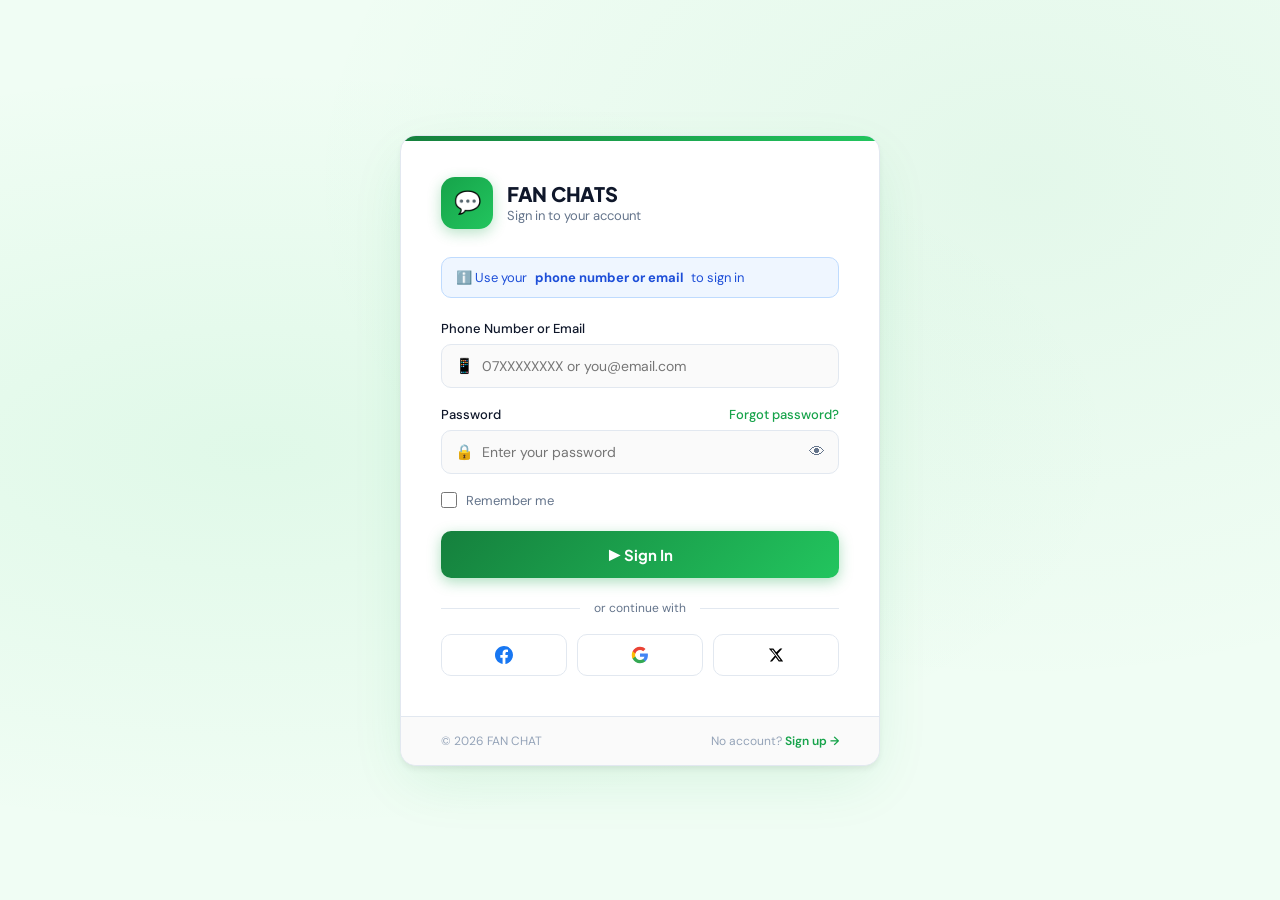
<file: index.html>
<!DOCTYPE html>
<html lang="en">
<head>
<meta charset="UTF-8">
<meta name="viewport" content="width=device-width, initial-scale=1.0">
<title>FanChat — Connect & Mingle</title>
<link href="https://fonts.googleapis.com/css2?family=Plus+Jakarta+Sans:wght@400;500;600;700;800&family=DM+Sans:wght@300;400;500&display=swap" rel="stylesheet">
<link rel="stylesheet" href="styles.css">
</head>
<body>

<!-- ═══════════ SIGN IN PAGE ═══════════ -->
<div class="auth-wrap active" id="page-signin">
  <div class="auth-inner">
    <div class="card">
      <div class="card-top-bar"></div>
      <div class="card-body">
        <div class="brand">
          <div class="brand-icon">💬</div>
          <div class="brand-text">
            <h1>FAN CHATS</h1>
            <p>Sign in to your account</p>
          </div>
        </div>

        <div class="info-banner">ℹ️ Use your <strong>phone number or email</strong> to sign in</div>
        <div id="signin-error" class="status-banner"></div>

        <div class="field">
          <label>Phone Number or Email</label>
          <div class="input-wrap">
            <span class="icon">📱</span>
            <input type="text" id="signin-identifier" placeholder="07XXXXXXXX or you@email.com">
          </div>
        </div>

        <div class="field">
          <div class="field-row">
            <label>Password</label>
            <a href="#" class="forgot">Forgot password?</a>
          </div>
          <div class="input-wrap">
            <span class="icon">🔒</span>
            <input type="password" id="signin-password" placeholder="Enter your password">
            <button class="eye-btn" onclick="togglePwd('signin-password',this)">👁</button>
          </div>
        </div>

        <div class="checkbox-wrap">
          <input type="checkbox" id="remember-me">
          <span>Remember me</span>
        </div>

        <button class="btn-primary" onclick="handleSignIn()">▶ Sign In</button>

        <div class="divider">or continue with</div>
        <div class="social-row">
          <button class="social-btn" title="Facebook">
            <svg width="18" height="18" viewBox="0 0 24 24" fill="#1877f2"><path d="M24 12.073c0-6.627-5.373-12-12-12s-12 5.373-12 12c0 5.99 4.388 10.954 10.125 11.854v-8.385H7.078v-3.47h3.047V9.43c0-3.007 1.792-4.669 4.533-4.669 1.312 0 2.686.235 2.686.235v2.953H15.83c-1.491 0-1.956.925-1.956 1.874v2.25h3.328l-.532 3.47h-2.796v8.385C19.612 23.027 24 18.062 24 12.073z"/></svg>
          </button>
          <button class="social-btn" title="Google">
            <svg width="18" height="18" viewBox="0 0 24 24"><path d="M22.56 12.25c0-.78-.07-1.53-.2-2.25H12v4.26h5.92c-.26 1.37-1.04 2.53-2.21 3.31v2.77h3.57c2.08-1.92 3.28-4.74 3.28-8.09z" fill="#4285F4"/><path d="M12 23c2.97 0 5.46-.98 7.28-2.66l-3.57-2.77c-.98.66-2.23 1.06-3.71 1.06-2.86 0-5.29-1.93-6.16-4.53H2.18v2.84C3.99 20.53 7.7 23 12 23z" fill="#34A853"/><path d="M5.84 14.09c-.22-.66-.35-1.36-.35-2.09s.13-1.43.35-2.09V7.07H2.18C1.43 8.55 1 10.22 1 12s.43 3.45 1.18 4.93l3.66-2.84z" fill="#FBBC05"/><path d="M12 5.38c1.62 0 3.06.56 4.21 1.64l3.15-3.15C17.45 2.09 14.97 1 12 1 7.7 1 3.99 3.47 2.18 7.07l3.66 2.84c.87-2.6 3.3-4.53 6.16-4.53z" fill="#EA4335"/></svg>
          </button>
          <button class="social-btn" title="X">
            <svg width="16" height="16" viewBox="0 0 24 24" fill="#000"><path d="M18.244 2.25h3.308l-7.227 8.26 8.502 11.24H16.17l-4.714-6.231-5.401 6.231H2.744l7.73-8.835L1.254 2.25H8.08l4.253 5.622zm-1.161 17.52h1.833L7.084 4.126H5.117z"/></svg>
          </button>
        </div>
      </div>
      <div class="card-footer">
        <span>© 2026 FAN CHAT</span>
        <span class="footer-link">No account? <a href="#" onclick="showPage('page-signup')">Sign up →</a></span>
      </div>
    </div>
  </div>
</div>

<!-- ═══════════ SIGN UP PAGE ═══════════ -->
<div class="auth-wrap" id="page-signup">
  <div class="auth-inner">
    <div class="card">
      <div class="card-top-bar"></div>
      <div class="card-body">
        <div class="brand">
          <div class="brand-icon">💬</div>
          <div class="brand-text">
            <h1>FAN CHAT</h1>
            <p>Create your account</p>
          </div>
        </div>

        <div class="signup-progress">
          <div class="step-dot active" id="dot-1"></div>
          <div class="step-dot" id="dot-2"></div>
          <div class="step-dot" id="dot-3"></div>
        </div>

        <!-- STEP 1: Basic Info -->
        <div class="step active" id="step-1">
          <div class="step-title">Create Account</div>
          <div class="step-sub">Enter your details to get started</div>
          <div id="signup-error" class="status-banner"></div>

          <div class="two-col">
            <div class="field">
              <label>First Name</label>
              <div class="input-wrap">
                <span class="icon">👤</span>
                <input type="text" id="first-name" placeholder="John">
              </div>
            </div>
            <div class="field">
              <label>Last Name</label>
              <div class="input-wrap">
                <span class="icon">👤</span>
                <input type="text" id="last-name" placeholder="Doe">
              </div>
            </div>
          </div>

          <div class="field">
            <label>Phone Number or Email</label>
            <div class="input-wrap">
              <span class="icon">📱</span>
              <input type="text" id="signup-identifier" placeholder="07XXXXXXXX or you@email.com">
            </div>
          </div>

          <div class="field">
            <label>Password</label>
            <div class="input-wrap">
              <span class="icon">🔒</span>
              <input type="password" id="signup-password" placeholder="Create a strong password">
              <button class="eye-btn" onclick="togglePwd('signup-password',this)">👁</button>
            </div>
          </div>

          <div class="field">
            <label>Confirm Password</label>
            <div class="input-wrap">
              <span class="icon">🔒</span>
              <input type="password" id="signup-confirm-password" placeholder="Re-enter your password" oninput="checkSignupPwdMatch()">
              <button class="eye-btn" onclick="togglePwd('signup-confirm-password',this)">👁</button>
            </div>
            <div class="pwd-mismatch-msg" id="signup-pwd-mismatch">⚠️ Passwords do not match. Please try again.</div>
          </div>

          <button class="btn-primary" onclick="goToStep(2)" style="margin-bottom:12px">Continue →</button>
          <button class="btn-secondary" onclick="showPage('page-signin')">Already have an account? Sign In</button>
        </div>

        <!-- STEP 2: Choose Membership -->
        <div class="step" id="step-2">
          <div class="step-title">Choose Membership</div>
          <div class="step-sub">Select the plan that works best for you</div>

          <div class="plans">
            <div class="plan-card bronze" onclick="selectPlan(this,'bronze','KES 299',299)">
              <div class="plan-header">
                <div class="plan-name-wrap">
                  <span class="plan-icon">🥉</span>
                  <span class="plan-name">Bronze</span>
                  <span class="plan-badge">Starter</span>
                </div>
                <div class="plan-check" id="check-bronze"></div>
              </div>
              <div class="plan-price">KES 299 <span>/ month</span></div>
              <ul class="plan-features">
                <li>Access to 10 client profiles</li>
                <li>Basic chat features</li>
                <li>Standard response speed</li>
                <li>Community support</li>
              </ul>
            </div>

            <div class="plan-card silver" onclick="selectPlan(this,'silver','KES 599',599)">
              <div class="plan-header">
                <div class="plan-name-wrap">
                  <span class="plan-icon">🥈</span>
                  <span class="plan-name">Silver</span>
                  <span class="plan-badge">Popular</span>
                </div>
                <div class="plan-check" id="check-silver"></div>
              </div>
              <div class="plan-price">KES 599 <span>/ month</span></div>
              <ul class="plan-features">
                <li>Access to 23 client profiles</li>
                <li>All Bronze features</li>
                <li>Faster response speed</li>
                <li>Priority email support</li>
              </ul>
            </div>

            <div class="plan-card gold" onclick="selectPlan(this,'gold','KES 999',999)">
              <div class="popular-tag">⭐ BEST VALUE</div>
              <div class="plan-header">
                <div class="plan-name-wrap">
                  <span class="plan-icon">🥇</span>
                  <span class="plan-name">Gold</span>
                  <span class="plan-badge">Premium</span>
                </div>
                <div class="plan-check" id="check-gold"></div>
              </div>
              <div class="plan-price">KES 999 <span>/ month</span></div>
              <ul class="plan-features">
                <li>Access to 30+ client profiles</li>
                <li>All Silver features</li>
                <li>Unlimited messages</li>
                <li>24/7 dedicated support</li>
                <li>Exclusive content & events</li>
              </ul>
            </div>
          </div>

          <button class="btn-primary" id="continue-plan-btn" onclick="goToStep(3)" style="margin-bottom:12px" disabled>Proceed to Payment →</button>
          <button class="btn-secondary" onclick="goToStep(1)">← Back</button>
        </div>

        <!-- STEP 3: Payment -->
        <div class="step" id="step-3">
          <div class="step-title">Choose Payment Method</div>
          <div class="step-sub">Select how you'd like to complete your payment</div>

          <div class="selected-plan-summary">
            <div>
              <div class="label">Selected Plan</div>
              <div class="value" id="summary-plan">—</div>
            </div>
            <div style="text-align:right">
              <div class="label">Monthly Fee</div>
              <div class="price-val" id="summary-price">—</div>
            </div>
          </div>

          <div class="payment-toggle">
            <button class="toggle-btn active" id="toggle-mpesa" onclick="switchPayment('mpesa')">📱 M-Pesa</button>
            <button class="toggle-btn" id="toggle-paypal" onclick="switchPayment('paypal')">🅿️ PayPal</button>
          </div>

          <!-- M-Pesa Panel -->
          <div id="panel-mpesa">
            <div class="mpesa-banner">
              <div class="mpesa-logo">M-PESA</div>
              <div><h3>Lipa Na M-Pesa</h3><p>Secure STK push to your phone</p></div>
            </div>
            <div id="mpesa-error" class="status-banner"></div>
            <div class="field">
              <label>M-Pesa Phone Number</label>
              <div class="input-wrap">
                <span class="icon">📲</span>
                <input type="tel" id="mpesa-number" placeholder="07XXXXXXXX or 2547XXXXXXXX" oninput="formatMpesa(this)" maxlength="13">
              </div>
            </div>
            <button class="btn-primary" id="pay-btn" onclick="initiatePayment()">💚 Send STK Push</button>
          </div>

          <!-- PayPal Panel -->
          <div id="panel-paypal" style="display:none">
            <div class="paypal-banner">
              <div class="paypal-logo">PayPal</div>
              <div><h3>Pay via PayPal</h3><p>Send payment to our PayPal account</p></div>
            </div>
            <div id="paypal-error" class="status-banner"></div>
            <div class="paypal-info-box">
              <div class="paypal-info-row">
                <span class="paypal-info-label">Send Payment To</span>
                <span class="paypal-info-value">brianmurimimuriuki@gmail.com</span>
              </div>
              <div class="paypal-info-row">
                <span class="paypal-info-label">Amount</span>
                <span class="paypal-info-value paypal-amount" id="paypal-amount-display">—</span>
              </div>
              <div class="paypal-info-row">
                <span class="paypal-info-label">Note / Reference</span>
                <span class="paypal-info-value">Your registered email</span>
              </div>
            </div>
            <div class="paypal-steps">
              <div class="pp-step"><span class="pp-num">1</span> Open your PayPal app or website</div>
              <div class="pp-step"><span class="pp-num">2</span> Send the exact amount shown above</div>
              <div class="pp-step"><span class="pp-num">3</span> Enter your email as the note/reference</div>
              <div class="pp-step"><span class="pp-num">4</span> Click <strong>"Confirm PayPal Payment"</strong> below</div>
            </div>
            <button class="btn-paypal" id="paypal-confirm-btn" onclick="confirmPaypal()">🅿️ Confirm PayPal Payment</button>
          </div>

          <button class="btn-secondary" style="margin-top:12px" onclick="goToStep(2)">← Back</button>
        </div>

      </div>
      <div class="card-footer">
        <span>© 2026 FAN CHAT</span>
        <span class="footer-link">Have account? <a href="#" onclick="showPage('page-signin')">Sign In →</a></span>
      </div>
    </div>
  </div>
</div>

<!-- ═══════════ BRONZE DASHBOARD ═══════════ -->
<div class="dash-page" id="page-bronze">
  <div class="dash-header">
    <div class="dash-brand">
      <div class="dash-brand-icon" style="background:var(--bronze-bg)">🥉</div>
      <h2>FAN CHATS</h2>
    </div>
    <div class="tier-badge-header bronze">🥉 Bronze Member</div>
    <button class="btn-signout" onclick="signOut()">Sign Out</button>
  </div>
  <div class="dash-tier-banner bronze">
    <div class="tier-icon">🥉</div>
    <div>
      <h3>Bronze Membership — Active</h3>
      <p>You have access to <strong>10 client profiles</strong> below. Upgrade to Silver or Gold for more connections!</p>
    </div>
  </div>
  <div class="profiles-count">Showing <strong>10 profiles</strong> available on your Bronze plan</div>
  <div class="profiles-grid" id="bronze-profiles"></div>
</div>

<!-- ═══════════ SILVER DASHBOARD ═══════════ -->
<div class="dash-page" id="page-silver">
  <div class="dash-header">
    <div class="dash-brand">
      <div class="dash-brand-icon" style="background:var(--silver-bg)">🥈</div>
      <h2>FAN CHATS</h2>
    </div>
    <div class="tier-badge-header silver">🥈 Silver Member</div>
    <button class="btn-signout" onclick="signOut()">Sign Out</button>
  </div>
  <div class="dash-tier-banner silver">
    <div class="tier-icon">🥈</div>
    <div>
      <h3>Silver Membership — Active</h3>
      <p>You have access to <strong>23 client profiles</strong> below. Upgrade to Gold to unlock even more!</p>
    </div>
  </div>
  <div class="profiles-count">Showing <strong>23 profiles</strong> available on your Silver plan</div>
  <div class="profiles-grid" id="silver-profiles"></div>
</div>

<!-- ═══════════ GOLD DASHBOARD ═══════════ -->
<div class="dash-page" id="page-gold">
  <div class="dash-header">
    <div class="dash-brand">
      <div class="dash-brand-icon" style="background:var(--gold-bg)">🥇</div>
      <h2>FAN CHATS</h2>
    </div>
    <div class="tier-badge-header gold">🥇 Gold Member</div>
    <button class="btn-signout" onclick="signOut()">Sign Out</button>
  </div>
  <div class="dash-tier-banner gold">
    <div class="tier-icon">🥇</div>
    <div>
      <h3>Gold Membership — Active</h3>
      <p>You have <strong>full access to 32 premium profiles</strong>. Enjoy the best of FanChats!</p>
    </div>
  </div>
  <div class="profiles-count">Showing <strong>32 profiles</strong> available on your Gold plan</div>
  <div class="profiles-grid" id="gold-profiles"></div>
</div>

<!-- ═══════════ M-PESA MODAL ═══════════ -->
<div class="modal-overlay" id="mpesa-modal">
  <div class="modal">
    <div class="modal-icon">📲</div>
    <h2>M-Pesa STK Push Sent!</h2>
    <p>A payment request has been sent to:</p>
    <div class="phone-display" id="modal-phone">07XX XXX XXX</div>
    <div class="amount-display">KES <span id="modal-amount">—</span></div>
    <p style="font-size:13px;margin-bottom:0">for <strong id="modal-plan-name">—</strong> membership</p>
    <ol class="modal-steps">
      <li><span class="step-num">1</span> Check your phone for the M-Pesa prompt</li>
      <li><span class="step-num">2</span> Enter your M-Pesa PIN to confirm</li>
      <li><span class="step-num">3</span> You'll receive an SMS confirmation</li>
      <li><span class="step-num">4</span> Your account will be activated instantly</li>
    </ol>
    <button class="btn-primary" id="confirm-btn" onclick="confirmPayment()">
      <span class="spinner" id="confirm-spinner" style="display:none"></span>
      <span id="confirm-text">I've Entered My PIN ✓</span>
    </button>
    <p style="font-size:12px;color:#94a3b8;margin-top:14px">Didn't receive a prompt? <a href="#" style="color:var(--green)" onclick="resendPrompt()">Resend →</a></p>
  </div>
</div>

<!-- ═══════════ JAVASCRIPT ═══════════ -->
<script src="app.js"></script>

</body>
</html>
</file>
<file: styles.css>
/* =============================================
   FanChat — Connect & Mingle  |  styles.css
   ============================================= */

/* ── GOOGLE FONTS (also linked in HTML head) ── */
@import url('https://fonts.googleapis.com/css2?family=Plus+Jakarta+Sans:wght@400;500;600;700;800&family=DM+Sans:wght@300;400;500&display=swap');

/* ── CSS VARIABLES ── */
:root {
  --green: #16a34a;
  --green-light: #22c55e;
  --green-dark: #15803d;
  --green-muted: #dcfce7;
  --bronze: #cd7f32;
  --bronze-light: #e8a96b;
  --bronze-bg: #fdf3e7;
  --silver: #94a3b8;
  --silver-light: #cbd5e1;
  --silver-bg: #f1f5f9;
  --gold: #d97706;
  --gold-light: #fbbf24;
  --gold-bg: #fffbeb;
  --bg: #f0fdf4;
  --card: #ffffff;
  --border: #e2e8f0;
  --text: #0f172a;
  --muted: #64748b;
  --radius: 16px;
}

/* ── RESET ── */
* { margin: 0; padding: 0; box-sizing: border-box; }

/* ── BODY ── */
body {
  font-family: 'DM Sans', sans-serif;
  background: var(--bg);
  min-height: 100vh;
  padding: 24px;
  background-image:
    radial-gradient(ellipse at 20% 50%, rgba(34,197,94,0.08) 0%, transparent 60%),
    radial-gradient(ellipse at 80% 20%, rgba(22,163,74,0.06) 0%, transparent 50%);
}

/* ── ANIMATIONS ── */
@keyframes fadeUp {
  from { opacity: 0; transform: translateY(18px); }
  to   { opacity: 1; transform: translateY(0); }
}
@keyframes fadeIn  { from { opacity: 0; } to { opacity: 1; } }
@keyframes scaleIn { from { transform: scale(0.85); opacity: 0; } to { transform: scale(1); opacity: 1; } }
@keyframes spin    { to { transform: rotate(360deg); } }
@keyframes shake {
  0%,100% { transform: translateX(0); }
  20%     { transform: translateX(-6px); }
  40%     { transform: translateX(6px); }
  60%     { transform: translateX(-4px); }
  80%     { transform: translateX(4px); }
}

/* ── PAGE WRAPPERS ── */
.auth-wrap {
  display: none;
  align-items: center;
  justify-content: center;
  min-height: calc(100vh - 48px);
}
.auth-wrap.active { display: flex; animation: fadeUp 0.4s ease; }
.auth-inner { width: 100%; max-width: 480px; }

.dash-page { display: none; }
.dash-page.active { display: block; animation: fadeUp 0.4s ease; }

/* ── CARD ── */
.card {
  background: var(--card);
  border-radius: var(--radius);
  box-shadow: 0 4px 6px -1px rgba(0,0,0,0.07), 0 20px 60px -10px rgba(22,163,74,0.12);
  overflow: hidden;
  border: 1px solid var(--border);
}
.card-top-bar { height: 5px; background: linear-gradient(90deg, var(--green-dark), var(--green-light)); }
.card-body    { padding: 36px 40px 40px; }

/* ── BRAND ── */
.brand { display: flex; align-items: center; gap: 14px; margin-bottom: 28px; }
.brand-icon {
  width: 52px; height: 52px;
  background: linear-gradient(135deg, var(--green), var(--green-light));
  border-radius: 14px;
  display: flex; align-items: center; justify-content: center;
  font-size: 22px;
  box-shadow: 0 4px 14px rgba(22,163,74,0.3);
}
.brand-text h1 { font-family: 'Plus Jakarta Sans', sans-serif; font-size: 20px; font-weight: 800; color: var(--text); letter-spacing: -0.3px; }
.brand-text p  { font-size: 13px; color: var(--muted); margin-top: 1px; }

/* ── INFO BANNER ── */
.info-banner {
  background: #eff6ff; border: 1px solid #bfdbfe; border-radius: 10px;
  padding: 11px 14px; font-size: 13px; color: #1d4ed8; margin-bottom: 22px;
  display: flex; align-items: center; gap: 8px;
}

/* ── FORM FIELDS ── */
.field { margin-bottom: 18px; }
label  { display: block; font-size: 13px; font-weight: 500; color: var(--text); margin-bottom: 7px; }

.input-wrap { position: relative; display: flex; align-items: center; }
.input-wrap .icon { position: absolute; left: 14px; color: var(--muted); font-size: 15px; pointer-events: none; }

input[type="text"],
input[type="email"],
input[type="password"],
input[type="tel"] {
  width: 100%; padding: 12px 14px 12px 40px;
  border: 1.5px solid var(--border); border-radius: 10px;
  font-family: 'DM Sans', sans-serif; font-size: 14px; color: var(--text);
  background: #fafafa; transition: border-color 0.2s, box-shadow 0.2s, background 0.2s; outline: none;
}
input:focus { border-color: var(--green); background: #fff; box-shadow: 0 0 0 3px rgba(22,163,74,0.1); }

.field-row { display: flex; align-items: center; justify-content: space-between; margin-bottom: 7px; }
.field-row label { margin-bottom: 0; }

.forgot { font-size: 13px; color: var(--green); text-decoration: none; font-weight: 500; }
.forgot:hover { text-decoration: underline; }

.eye-btn { position: absolute; right: 14px; background: none; border: none; cursor: pointer; color: var(--muted); font-size: 16px; }

.two-col { display: grid; grid-template-columns: 1fr 1fr; gap: 14px; }

/* ── CHECKBOX ── */
.checkbox-wrap { display: flex; align-items: center; gap: 9px; margin-bottom: 22px; }
.checkbox-wrap input[type="checkbox"] { width: 16px; height: 16px; accent-color: var(--green); cursor: pointer; }
.checkbox-wrap span { font-size: 13px; color: var(--muted); }

/* ── BUTTONS ── */
.btn-primary {
  width: 100%; padding: 14px;
  background: linear-gradient(135deg, var(--green-dark), var(--green-light));
  color: #fff; border: none; border-radius: 10px;
  font-family: 'Plus Jakarta Sans', sans-serif; font-size: 15px; font-weight: 700;
  cursor: pointer; display: flex; align-items: center; justify-content: center; gap: 8px;
  transition: transform 0.15s, box-shadow 0.15s;
  box-shadow: 0 4px 14px rgba(22,163,74,0.35);
}
.btn-primary:hover    { transform: translateY(-1px); box-shadow: 0 6px 20px rgba(22,163,74,0.4); }
.btn-primary:disabled { opacity: 0.5; cursor: not-allowed; transform: none; }

.btn-secondary {
  width: 100%; padding: 12px; background: transparent; color: var(--green);
  border: 1.5px solid var(--green); border-radius: 10px;
  font-family: 'Plus Jakarta Sans', sans-serif; font-size: 14px; font-weight: 600;
  cursor: pointer; transition: background 0.2s, color 0.2s;
}
.btn-secondary:hover { background: var(--green-muted); }

/* ── DIVIDER ── */
.divider {
  text-align: center; position: relative; margin: 22px 0 18px;
  font-size: 12px; color: var(--muted);
}
.divider::before, .divider::after {
  content: ''; position: absolute; top: 50%;
  width: calc(50% - 60px); height: 1px; background: var(--border);
}
.divider::before { left: 0; }
.divider::after  { right: 0; }

/* ── SOCIAL BUTTONS ── */
.social-row { display: flex; gap: 10px; }
.social-btn {
  flex: 1; padding: 11px; border: 1.5px solid var(--border); border-radius: 10px;
  background: #fff; cursor: pointer; font-size: 17px;
  transition: border-color 0.2s, background 0.2s;
  display: flex; align-items: center; justify-content: center;
}
.social-btn:hover { border-color: var(--green); background: var(--green-muted); }

/* ── CARD FOOTER ── */
.card-footer {
  padding: 16px 40px; border-top: 1px solid var(--border);
  display: flex; justify-content: space-between; align-items: center; background: #fafafa;
}
.card-footer span { font-size: 12px; color: #94a3b8; }
.footer-link { font-size: 13px; color: var(--muted); }
.footer-link a { color: var(--green); font-weight: 600; text-decoration: none; }
.footer-link a:hover { text-decoration: underline; }

/* ── STATUS BANNERS ── */
.status-banner { display: none; padding: 10px 14px; border-radius: 8px; font-size: 13px; font-weight: 500; margin-bottom: 16px; }
.status-banner.error   { display: flex; background: #fef2f2; color: #dc2626; border: 1px solid #fecaca; gap: 8px; align-items: center; }
.status-banner.success { display: flex; background: #f0fdf4; color: var(--green-dark); border: 1px solid #bbf7d0; gap: 8px; align-items: center; }

/* ── SIGN UP STEPS ── */
.signup-progress { display: flex; align-items: center; justify-content: center; gap: 8px; margin-bottom: 28px; }
.step-dot { width: 10px; height: 10px; border-radius: 50%; background: var(--border); transition: background 0.3s; }
.step-dot.done   { background: var(--green); }
.step-dot.active { background: var(--green-light); width: 28px; border-radius: 5px; }

.step        { display: none; }
.step.active { display: block; animation: fadeUp 0.35s ease; }
.step-title  { font-family: 'Plus Jakarta Sans', sans-serif; font-size: 22px; font-weight: 800; color: var(--text); margin-bottom: 6px; letter-spacing: -0.4px; }
.step-sub    { font-size: 14px; color: var(--muted); margin-bottom: 26px; }

/* ── PASSWORD MISMATCH ── */
.pwd-mismatch-msg {
  display: none; color: #e53e3e; background: #fff5f5;
  border: 1px solid #fc8181; border-radius: 6px;
  padding: 8px 12px; margin-top: 8px; font-size: 0.85rem;
}
input.mismatch { border-color: #e53e3e !important; outline-color: #e53e3e !important; }

/* ── PLAN CARDS ── */
.plans { display: flex; flex-direction: column; gap: 12px; margin-bottom: 24px; }
.plan-card {
  border: 2px solid var(--border); border-radius: 14px; padding: 18px 20px;
  cursor: pointer; transition: all 0.25s; background: #fff; position: relative; overflow: hidden;
}
.plan-card::before {
  content: ''; position: absolute; left: 0; top: 0; bottom: 0; width: 4px; transition: width 0.25s;
}
.plan-card.bronze::before { background: var(--bronze); }
.plan-card.silver::before { background: var(--silver); }
.plan-card.gold::before   { background: var(--gold); }
.plan-card:hover { transform: translateX(3px); }

.plan-card.selected.bronze { border-color: var(--bronze); background: var(--bronze-bg); box-shadow: 0 4px 20px rgba(205,127,50,0.15); }
.plan-card.selected.silver { border-color: var(--silver); background: var(--silver-bg); box-shadow: 0 4px 20px rgba(148,163,184,0.2); }
.plan-card.selected.gold   { border-color: var(--gold);   background: var(--gold-bg);   box-shadow: 0 4px 20px rgba(217,119,6,0.15); }

.plan-header     { display: flex; align-items: center; justify-content: space-between; margin-bottom: 10px; }
.plan-name-wrap  { display: flex; align-items: center; gap: 10px; }
.plan-icon       { font-size: 22px; }
.plan-name       { font-family: 'Plus Jakarta Sans', sans-serif; font-size: 16px; font-weight: 700; color: var(--text); }
.plan-badge      { font-size: 11px; font-weight: 700; letter-spacing: 0.5px; padding: 3px 10px; border-radius: 20px; text-transform: uppercase; }

.plan-card.bronze .plan-badge { background: #fde8cc; color: var(--bronze); }
.plan-card.silver .plan-badge { background: var(--silver-bg); color: #475569; }
.plan-card.gold   .plan-badge { background: #fef3c7; color: var(--gold); }

.plan-price { font-family: 'Plus Jakarta Sans', sans-serif; font-size: 20px; font-weight: 800; margin-bottom: 10px; }
.plan-card.bronze .plan-price { color: var(--bronze); }
.plan-card.silver .plan-price { color: var(--silver); }
.plan-card.gold   .plan-price { color: var(--gold); }
.plan-price span { font-size: 13px; font-weight: 400; color: var(--muted); }

.plan-features    { list-style: none; }
.plan-features li { font-size: 13px; color: var(--muted); display: flex; align-items: center; gap: 7px; margin-bottom: 5px; }
.plan-features li::before { content: '✓'; color: var(--green); font-weight: 700; font-size: 12px; }

.plan-check { width: 22px; height: 22px; border-radius: 50%; border: 2px solid var(--border); display: flex; align-items: center; justify-content: center; transition: all 0.2s; flex-shrink: 0; }
.plan-card.selected .plan-check { background: var(--green); border-color: var(--green); color: #fff; font-size: 12px; }

.popular-tag { position: absolute; top: -1px; right: 18px; background: var(--gold); color: #fff; font-size: 10px; font-weight: 700; padding: 3px 10px 4px; border-radius: 0 0 8px 8px; letter-spacing: 0.5px; text-transform: uppercase; }

/* ── PAYMENT ── */
.mpesa-banner {
  background: linear-gradient(135deg, #00a550 0%, #007a3d 100%); border-radius: 12px;
  padding: 18px 20px; display: flex; align-items: center; gap: 14px; margin-bottom: 24px; color: #fff;
}
.mpesa-logo { background: rgba(255,255,255,0.2); border-radius: 10px; padding: 8px 10px; font-family: 'Plus Jakarta Sans', sans-serif; font-weight: 900; font-size: 13px; letter-spacing: -0.5px; }
.mpesa-banner h3 { font-size: 15px; font-weight: 700; margin-bottom: 2px; }
.mpesa-banner p  { font-size: 12px; opacity: 0.85; }

.selected-plan-summary {
  background: var(--green-muted); border: 1px solid rgba(22,163,74,0.2); border-radius: 10px;
  padding: 14px 16px; display: flex; justify-content: space-between; align-items: center; margin-bottom: 22px;
}
.selected-plan-summary .label     { font-size: 12px; color: var(--muted); margin-bottom: 2px; }
.selected-plan-summary .value     { font-family: 'Plus Jakarta Sans', sans-serif; font-weight: 700; color: var(--text); font-size: 15px; }
.selected-plan-summary .price-val { color: var(--green); font-size: 18px; font-weight: 800; }

.payment-toggle { display: flex; gap: 10px; margin: 18px 0 20px; }
.toggle-btn {
  flex: 1; padding: 12px; border: 2px solid #e2e8f0; border-radius: 10px; background: #f8fafc;
  font-size: 0.95rem; font-weight: 600; cursor: pointer; transition: all 0.2s;
  display: flex; align-items: center; justify-content: center; gap: 8px; color: #64748b;
}
.toggle-btn.active         { border-color: #4f46e5; background: #eef2ff; color: #4f46e5; }
.toggle-btn:hover:not(.active) { border-color: #cbd5e1; background: #f1f5f9; }

/* PayPal */
.paypal-banner { display: flex; align-items: center; gap: 14px; background: #f0f7ff; border: 1.5px solid #bfdbfe; border-radius: 12px; padding: 14px 16px; margin-bottom: 18px; }
.paypal-logo   { background: #003087; color: #fff; font-weight: 800; font-size: 1rem; padding: 8px 12px; border-radius: 8px; letter-spacing: 0.5px; }
.paypal-banner h3 { margin: 0 0 2px; font-size: 0.95rem; color: #1e3a5f; }
.paypal-banner p  { margin: 0; font-size: 0.8rem; color: #4a6fa5; }

.paypal-info-box { background: #f8fafc; border: 1.5px solid #e2e8f0; border-radius: 12px; padding: 14px 16px; margin-bottom: 18px; }
.paypal-info-row { display: flex; justify-content: space-between; align-items: center; padding: 8px 0; border-bottom: 1px solid #f1f5f9; }
.paypal-info-row:last-child { border-bottom: none; }
.paypal-info-label { font-size: 0.8rem; color: #94a3b8; }
.paypal-info-value { font-size: 0.88rem; font-weight: 600; color: #1e293b; }
.paypal-amount     { color: #16a34a; font-size: 1rem; }

.paypal-steps { margin-bottom: 20px; }
.pp-step { display: flex; align-items: center; gap: 10px; padding: 7px 0; font-size: 0.85rem; color: #475569; }
.pp-num  { width: 22px; height: 22px; background: #003087; color: #fff; border-radius: 50%; display: flex; align-items: center; justify-content: center; font-size: 0.75rem; font-weight: 700; flex-shrink: 0; }

.btn-paypal { width: 100%; padding: 14px; background: #0070ba; color: #fff; border: none; border-radius: 10px; font-size: 1rem; font-weight: 700; cursor: pointer; transition: background 0.2s; }
.btn-paypal:hover    { background: #005ea6; }
.btn-paypal:disabled { opacity: 0.6; cursor: not-allowed; }

/* ── MODAL ── */
.modal-overlay {
  display: none; position: fixed; inset: 0; background: rgba(0,0,0,0.5);
  z-index: 1000; align-items: center; justify-content: center; padding: 24px;
}
.modal-overlay.show { display: flex; animation: fadeIn 0.25s ease; }

.modal {
  background: #fff; border-radius: 20px; padding: 36px 32px;
  max-width: 400px; width: 100%;
  box-shadow: 0 25px 80px rgba(0,0,0,0.2);
  animation: scaleIn 0.3s cubic-bezier(0.34,1.56,0.64,1);
  text-align: center;
}
.modal-icon {
  width: 70px; height: 70px; border-radius: 50%;
  background: linear-gradient(135deg, #00a550, #007a3d);
  display: flex; align-items: center; justify-content: center;
  margin: 0 auto 20px; font-size: 32px;
  box-shadow: 0 8px 24px rgba(0,165,80,0.3);
}
.modal h2    { font-family: 'Plus Jakarta Sans', sans-serif; font-size: 20px; font-weight: 800; color: var(--text); margin-bottom: 10px; }
.modal p     { font-size: 14px; color: var(--muted); line-height: 1.6; margin-bottom: 8px; }
.modal .phone-display  { background: #f0fdf4; border: 1.5px solid var(--green); border-radius: 10px; padding: 12px 16px; font-family: 'Plus Jakarta Sans', sans-serif; font-size: 18px; font-weight: 700; color: var(--green); margin: 16px 0 20px; letter-spacing: 1px; }
.modal .amount-display { font-family: 'Plus Jakarta Sans', sans-serif; font-size: 28px; font-weight: 900; color: var(--text); margin-bottom: 6px; }
.modal .amount-display span { color: var(--green); }

.modal-steps    { text-align: left; margin: 16px 0 22px; }
.modal-steps li { font-size: 13px; color: var(--muted); padding: 8px 0; border-bottom: 1px solid var(--border); display: flex; align-items: center; gap: 10px; }
.modal-steps li:last-child { border-bottom: none; }
.step-num { width: 22px; height: 22px; border-radius: 50%; background: var(--green); color: #fff; font-size: 11px; font-weight: 700; display: flex; align-items: center; justify-content: center; flex-shrink: 0; }

.spinner { display: inline-block; width: 16px; height: 16px; border: 2px solid rgba(255,255,255,0.4); border-top-color: #fff; border-radius: 50%; animation: spin 0.7s linear infinite; margin-right: 6px; }

/* ── DASHBOARD ── */
.dash-header {
  display: flex; align-items: center; justify-content: space-between;
  padding: 18px 28px; background: #fff; border-radius: var(--radius);
  box-shadow: 0 2px 12px rgba(0,0,0,0.06); margin-bottom: 28px;
  border: 1px solid var(--border);
}
.dash-brand      { display: flex; align-items: center; gap: 12px; }
.dash-brand-icon { width: 40px; height: 40px; border-radius: 10px; display: flex; align-items: center; justify-content: center; font-size: 18px; }
.dash-brand h2   { font-family: 'Plus Jakarta Sans', sans-serif; font-size: 18px; font-weight: 800; color: var(--text); }

.tier-badge-header {
  display: flex; align-items: center; gap: 8px;
  padding: 8px 16px; border-radius: 30px;
  font-family: 'Plus Jakarta Sans', sans-serif; font-size: 13px; font-weight: 700;
  text-transform: uppercase; letter-spacing: 0.5px;
}
.tier-badge-header.bronze { background: var(--bronze-bg); color: var(--bronze); border: 1.5px solid var(--bronze-light); }
.tier-badge-header.silver { background: var(--silver-bg); color: #475569;       border: 1.5px solid var(--silver-light); }
.tier-badge-header.gold   { background: var(--gold-bg);   color: var(--gold);   border: 1.5px solid var(--gold-light); }

.btn-signout { padding: 8px 18px; border: 1.5px solid var(--border); border-radius: 8px; background: #fff; color: var(--muted); font-size: 13px; font-weight: 600; cursor: pointer; transition: all 0.2s; }
.btn-signout:hover { border-color: #ef4444; color: #ef4444; }

.dash-tier-banner {
  display: flex; align-items: center; gap: 16px;
  padding: 18px 24px; border-radius: 14px; margin-bottom: 28px;
}
.dash-tier-banner.bronze { background: var(--bronze-bg); border: 1.5px solid var(--bronze-light); }
.dash-tier-banner.silver { background: var(--silver-bg); border: 1.5px solid var(--silver-light); }
.dash-tier-banner.gold   { background: var(--gold-bg);   border: 1.5px solid var(--gold-light); }
.dash-tier-banner .tier-icon { font-size: 36px; }
.dash-tier-banner h3 { font-family: 'Plus Jakarta Sans', sans-serif; font-size: 16px; font-weight: 800; margin-bottom: 2px; }
.dash-tier-banner.bronze h3 { color: var(--bronze); }
.dash-tier-banner.silver h3 { color: #475569; }
.dash-tier-banner.gold   h3 { color: var(--gold); }
.dash-tier-banner p { font-size: 13px; color: var(--muted); }

.profiles-count { text-align: center; margin-bottom: 24px; font-size: 14px; color: var(--muted); }
.profiles-count strong { color: var(--text); }

/* ── PROFILE CARDS ── */
.profiles-grid { display: grid; grid-template-columns: repeat(auto-fill, minmax(280px, 1fr)); gap: 20px; }

.profile-card {
  background: #fff; border-radius: 16px; overflow: hidden;
  border: 1px solid var(--border);
  box-shadow: 0 2px 8px rgba(0,0,0,0.05);
  transition: transform 0.2s, box-shadow 0.2s;
}
.profile-card:hover { transform: translateY(-4px); box-shadow: 0 12px 32px rgba(0,0,0,0.1); }

.profile-card-top { height: 6px; }
.bronze .profile-card-top { background: linear-gradient(90deg, var(--bronze), var(--bronze-light)); }
.silver .profile-card-top { background: linear-gradient(90deg, var(--silver), var(--silver-light)); }
.gold   .profile-card-top { background: linear-gradient(90deg, var(--gold),   var(--gold-light)); }

.profile-card-body { padding: 20px; }

.profile-avatar {
  width: 64px; height: 64px; border-radius: 50%;
  display: flex; align-items: center; justify-content: center;
  font-size: 26px; margin-bottom: 14px;
  border: 3px solid var(--border);
}
.profile-name   { font-family: 'Plus Jakarta Sans', sans-serif; font-size: 17px; font-weight: 700; color: var(--text); margin-bottom: 4px; }
.profile-handle { font-size: 12px; color: var(--muted); margin-bottom: 12px; }

.profile-meta { display: flex; flex-wrap: wrap; gap: 6px; margin-bottom: 14px; }
.meta-chip { font-size: 11px; font-weight: 600; padding: 4px 10px; border-radius: 20px; background: #f1f5f9; color: #475569; }
.meta-chip.country { background: #eff6ff; color: #1d4ed8; }
.meta-chip.age     { background: #fdf4ff; color: #7e22ce; }
.meta-chip.sex     { background: #fff1f2; color: #be123c; }
.meta-chip.status  { background: #f0fdf4; color: var(--green-dark); }

.profile-phone { display: flex; align-items: center; gap: 8px; font-size: 13px; color: var(--muted); margin-bottom: 12px; padding: 8px 12px; background: #f8fafc; border-radius: 8px; }
.profile-phone span { color: var(--text); font-weight: 600; }

.profile-bio { font-size: 13px; color: var(--muted); line-height: 1.65; border-top: 1px solid var(--border); padding-top: 12px; }

.btn-chat {
  width: 100%; margin-top: 14px; padding: 10px;
  background: linear-gradient(135deg, var(--green-dark), var(--green-light));
  color: #fff; border: none; border-radius: 8px;
  font-family: 'Plus Jakarta Sans', sans-serif; font-size: 13px; font-weight: 700;
  cursor: pointer; transition: opacity 0.2s;
}
.btn-chat:hover { opacity: 0.9; }
</file>
